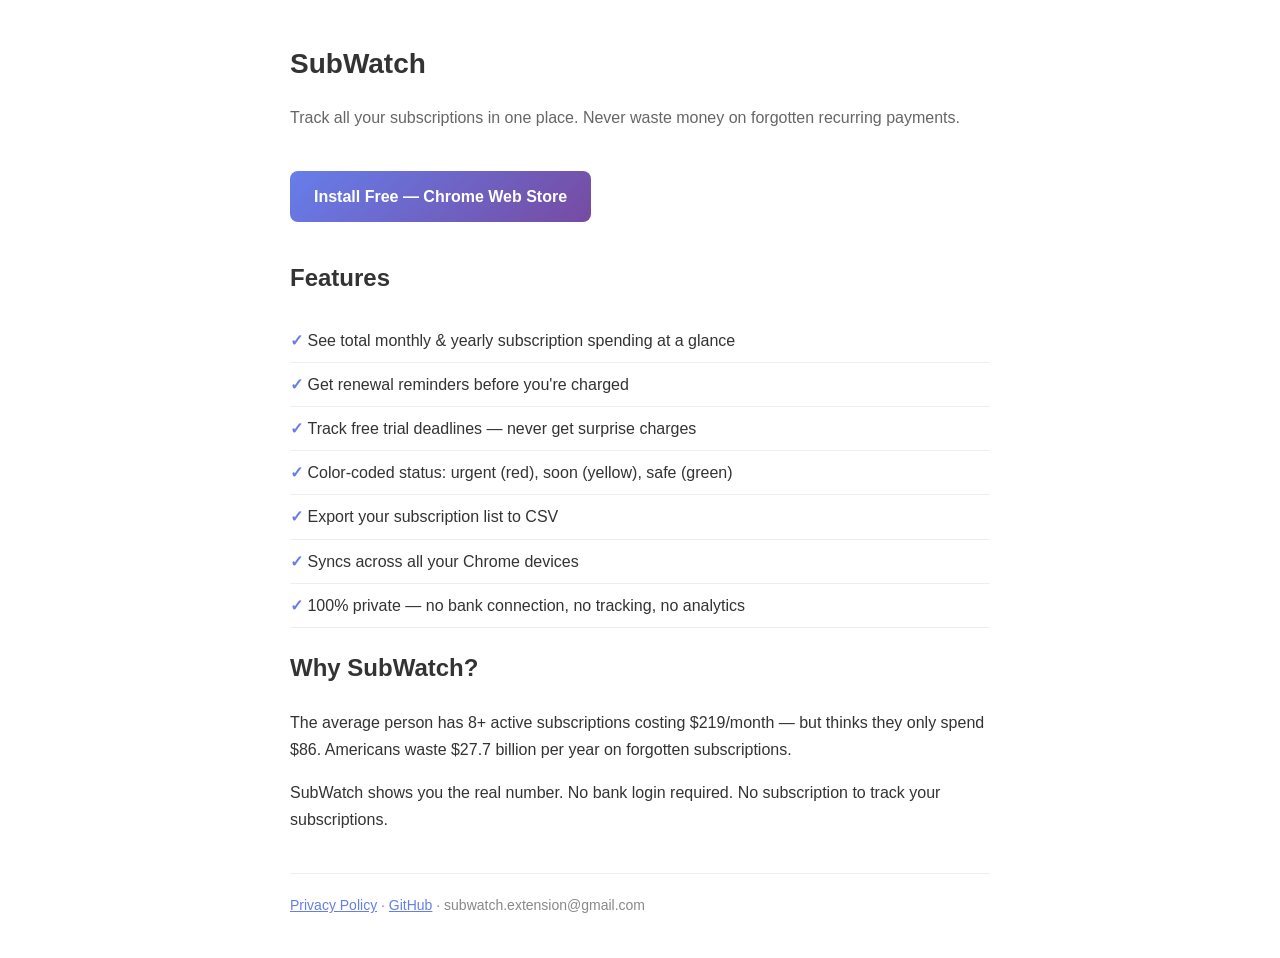
<file: docs/index.html>
<!DOCTYPE html>
<html lang="en">
<head>
  <meta charset="UTF-8">
  <meta name="viewport" content="width=device-width, initial-scale=1.0">
  <title>SubWatch — Subscription Tracker Chrome Extension</title>
  <style>
    body { max-width: 700px; margin: 40px auto; padding: 0 20px; font-family: -apple-system, sans-serif; line-height: 1.7; color: #333; }
    h1 { font-size: 28px; margin-bottom: 4px; }
    .tagline { color: #666; font-size: 16px; margin-bottom: 24px; }
    .cta { display: inline-block; padding: 12px 24px; background: linear-gradient(135deg, #667eea, #764ba2); color: white; text-decoration: none; border-radius: 8px; font-weight: 600; margin: 16px 0; }
    .cta:hover { opacity: 0.9; }
    .features { list-style: none; padding: 0; }
    .features li { padding: 8px 0; border-bottom: 1px solid #eee; }
    .features li::before { content: "✓ "; color: #667eea; font-weight: bold; }
    footer { margin-top: 40px; padding-top: 20px; border-top: 1px solid #eee; font-size: 14px; color: #888; }
    footer a { color: #667eea; }
  </style>
</head>
<body>
  <h1>SubWatch</h1>
  <p class="tagline">Track all your subscriptions in one place. Never waste money on forgotten recurring payments.</p>

  <a class="cta" href="https://chrome.google.com/webstore/detail/subwatch" target="_blank">Install Free — Chrome Web Store</a>

  <h2>Features</h2>
  <ul class="features">
    <li>See total monthly &amp; yearly subscription spending at a glance</li>
    <li>Get renewal reminders before you're charged</li>
    <li>Track free trial deadlines — never get surprise charges</li>
    <li>Color-coded status: urgent (red), soon (yellow), safe (green)</li>
    <li>Export your subscription list to CSV</li>
    <li>Syncs across all your Chrome devices</li>
    <li>100% private — no bank connection, no tracking, no analytics</li>
  </ul>

  <h2>Why SubWatch?</h2>
  <p>The average person has 8+ active subscriptions costing $219/month — but thinks they only spend $86. Americans waste $27.7 billion per year on forgotten subscriptions.</p>
  <p>SubWatch shows you the real number. No bank login required. No subscription to track your subscriptions.</p>

  <footer>
    <a href="privacy.html">Privacy Policy</a> ·
    <a href="https://github.com/ankaibua-spec/subwatch">GitHub</a> ·
    subwatch.extension@gmail.com
  </footer>
</body>
</html>
</file>
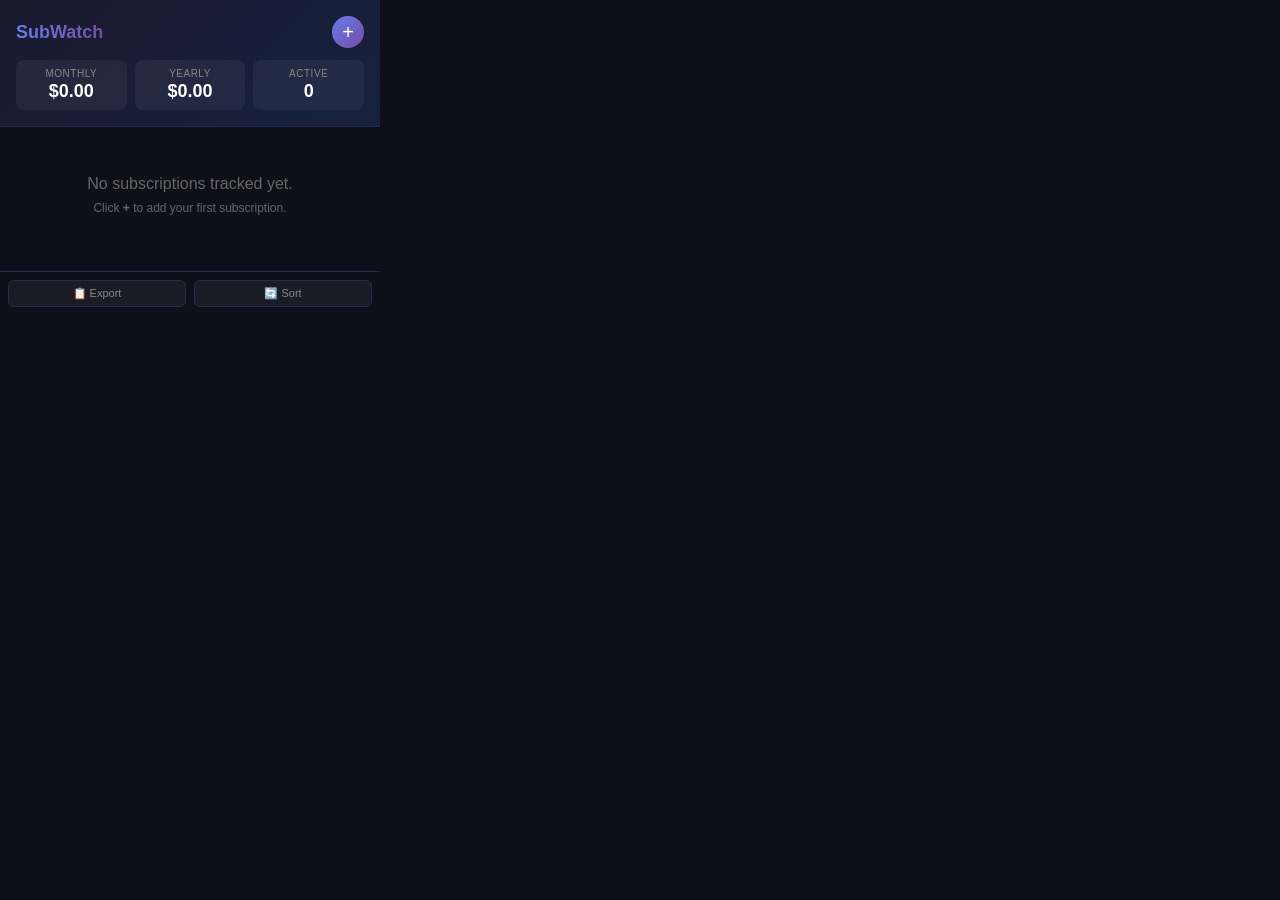
<file: popup.html>
<!DOCTYPE html>
<html lang="en">
<head>
  <meta charset="UTF-8">
  <meta name="viewport" content="width=device-width, initial-scale=1.0">
  <title>SubWatch — Subscription Tracker & Manager | Track Recurring Payments</title>
  <meta name="description" content="Track subscriptions, manage recurring payments, get renewal reminders. Free subscription spending tracker with free trial deadline alerts. No bank login needed.">
  <meta name="keywords" content="subscription tracker, subscription manager, recurring payment tracker, bill reminder, spending tracker, free trial reminder, renewal notification, cancel subscription, money tracker, expense tracker, monthly bills, auto renew, subscription organizer">
  <link rel="stylesheet" href="popup.css">
</head>
<body>
  <div id="app" role="application" aria-label="SubWatch subscription tracker, expense organizer, and recurring payment manager for monthly bills">
    <!-- Subscription spending dashboard header -->
    <header id="header" aria-label="Subscription spending summary dashboard">
      <div class="header-top">
        <h1 title="SubWatch — Track all your subscriptions in one place">SubWatch</h1>
        <button id="btn-add" title="Add new subscription to track recurring payments" aria-label="Add subscription">+</button>
      </div>
      <div class="spending-summary" aria-label="Monthly and yearly subscription cost calculator">
        <div class="spending-card" data-metric="monthly-subscription-cost">
          <span class="spending-label">Monthly</span>
          <span class="spending-amount" id="monthly-total" title="Total monthly subscription spending">$0</span>
        </div>
        <div class="spending-card" data-metric="yearly-subscription-cost">
          <span class="spending-label">Yearly</span>
          <span class="spending-amount" id="yearly-total" title="Total yearly subscription spending">$0</span>
        </div>
        <div class="spending-card" data-metric="active-subscriptions-count">
          <span class="spending-label">Active</span>
          <span class="spending-amount" id="sub-count" title="Number of active subscriptions tracked">0</span>
        </div>
      </div>
    </header>

    <!-- Subscription renewal reminder alert -->
    <div id="renewal-alert" class="renewal-alert hidden" role="alert" aria-label="Upcoming subscription renewal reminder">
      <span class="alert-icon">⚠️</span>
      <span id="renewal-alert-text"></span>
    </div>

    <!-- Subscription list — track Netflix, Spotify, ChatGPT, Adobe, SaaS subscriptions -->
    <div id="sub-list" class="sub-list" role="list" aria-label="Your tracked subscriptions and recurring payments">
      <div id="empty-state" class="empty-state">
        <p>No subscriptions tracked yet.</p>
        <p class="hint">Click <strong>+</strong> to add your first subscription — track Netflix, Spotify, ChatGPT Plus, and more.</p>
      </div>
    </div>

    <!-- Add/Edit subscription form — manage recurring payments -->
    <div id="form-overlay" class="form-overlay hidden" aria-label="Add or edit subscription details">
      <div class="form-container">
        <h2 id="form-title">Add Subscription</h2>
        <form id="sub-form" aria-label="Subscription tracking form">
          <input type="hidden" id="edit-id">

          <label for="sub-name">Name</label>
          <input type="text" id="sub-name" placeholder="Netflix, Spotify, ChatGPT, Adobe, YouTube Premium..." required title="Enter subscription service name">

          <label for="sub-cost">Cost ($)</label>
          <input type="number" id="sub-cost" step="0.01" min="0" placeholder="15.99" required title="Recurring payment amount in dollars">

          <label for="sub-cycle">Billing Cycle</label>
          <select id="sub-cycle" title="How often this subscription renews">
            <option value="monthly">Monthly</option>
            <option value="yearly">Yearly</option>
            <option value="weekly">Weekly</option>
            <option value="quarterly">Quarterly</option>
          </select>

          <label for="sub-date">Next Renewal Date</label>
          <input type="date" id="sub-date" required title="When this subscription renews next">

          <label for="sub-category">Category</label>
          <select id="sub-category" title="Subscription category for spending breakdown">
            <option value="streaming">Streaming (Netflix, Disney+, HBO)</option>
            <option value="music">Music (Spotify, Apple Music, YouTube Music)</option>
            <option value="software">Software / SaaS (ChatGPT, Figma, Adobe, Notion)</option>
            <option value="cloud">Cloud Storage (iCloud, Google One, Dropbox)</option>
            <option value="gaming">Gaming (Xbox, PlayStation, Steam)</option>
            <option value="news">News / Media</option>
            <option value="fitness">Fitness / Health</option>
            <option value="education">Education</option>
            <option value="other">Other</option>
          </select>

          <label for="sub-remind">Remind Before</label>
          <select id="sub-remind" title="Get renewal reminder notification before charge">
            <option value="3">3 days before renewal</option>
            <option value="7">7 days before renewal</option>
            <option value="1">1 day before renewal</option>
            <option value="0">Don't remind</option>
          </select>

          <label class="checkbox-label">
            <input type="checkbox" id="sub-trial" title="Track free trial deadline to avoid unwanted charges">
            This is a free trial
          </label>

          <div class="form-actions">
            <button type="button" id="btn-cancel" class="btn-secondary">Cancel</button>
            <button type="submit" class="btn-primary">Save</button>
          </div>
        </form>
      </div>
    </div>

    <!-- Footer — export subscription data and sort by renewal -->
    <footer aria-label="Subscription management actions">
      <button id="btn-export" class="footer-btn" title="Export subscription list to CSV for budget tracking">📋 Export</button>
      <button id="btn-sort" class="footer-btn" title="Sort subscriptions by upcoming renewal date">🔄 Sort</button>
    </footer>
  </div>

  <script src="popup.js"></script>
</body>
</html>
</file>
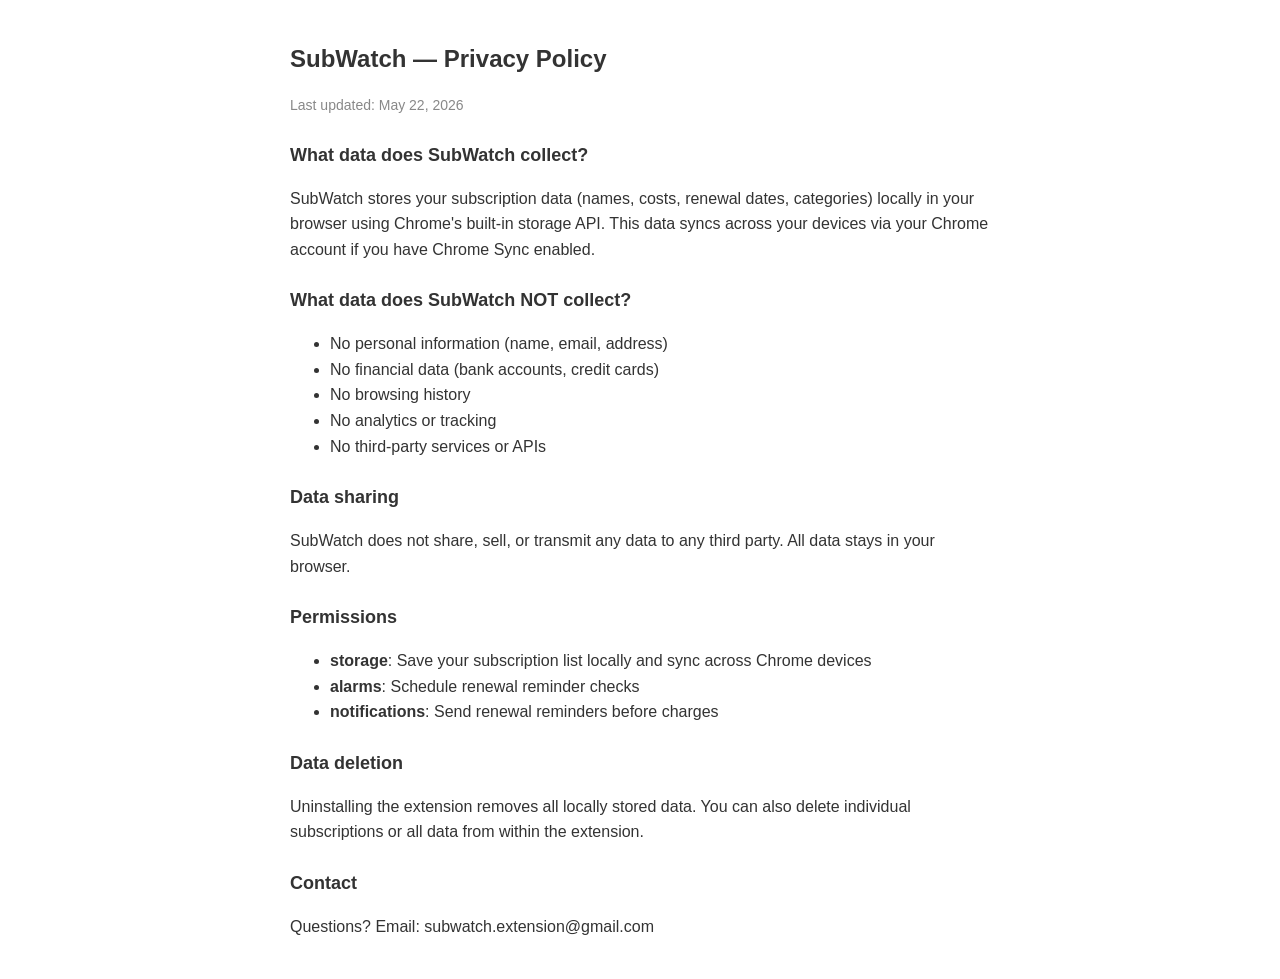
<file: privacy-policy.html>
<!DOCTYPE html>
<html lang="en">
<head>
  <meta charset="UTF-8">
  <meta name="viewport" content="width=device-width, initial-scale=1.0">
  <title>SubWatch Privacy Policy — Subscription Tracker Chrome Extension</title>
  <style>
    body { max-width: 700px; margin: 40px auto; padding: 0 20px; font-family: -apple-system, sans-serif; line-height: 1.6; color: #333; }
    h1 { font-size: 24px; }
    h2 { font-size: 18px; margin-top: 24px; }
    .updated { color: #888; font-size: 14px; }
  </style>
</head>
<body>
  <h1>SubWatch — Privacy Policy</h1>
  <p class="updated">Last updated: May 22, 2026</p>

  <h2>What data does SubWatch collect?</h2>
  <p>SubWatch stores your subscription data (names, costs, renewal dates, categories) locally in your browser using Chrome's built-in storage API. This data syncs across your devices via your Chrome account if you have Chrome Sync enabled.</p>

  <h2>What data does SubWatch NOT collect?</h2>
  <ul>
    <li>No personal information (name, email, address)</li>
    <li>No financial data (bank accounts, credit cards)</li>
    <li>No browsing history</li>
    <li>No analytics or tracking</li>
    <li>No third-party services or APIs</li>
  </ul>

  <h2>Data sharing</h2>
  <p>SubWatch does not share, sell, or transmit any data to any third party. All data stays in your browser.</p>

  <h2>Permissions</h2>
  <ul>
    <li><strong>storage</strong>: Save your subscription list locally and sync across Chrome devices</li>
    <li><strong>alarms</strong>: Schedule renewal reminder checks</li>
    <li><strong>notifications</strong>: Send renewal reminders before charges</li>
  </ul>

  <h2>Data deletion</h2>
  <p>Uninstalling the extension removes all locally stored data. You can also delete individual subscriptions or all data from within the extension.</p>

  <h2>Contact</h2>
  <p>Questions? Email: subwatch.extension@gmail.com</p>
</body>
</html>
</file>
<file: popup.css>
* {
  margin: 0;
  padding: 0;
  box-sizing: border-box;
}

body {
  width: 380px;
  max-height: 520px;
  font-family: -apple-system, BlinkMacSystemFont, 'Segoe UI', Roboto, sans-serif;
  background: #0f0f1a;
  color: #e0e0e0;
  overflow-y: auto;
}

/* Header */
#header {
  background: linear-gradient(135deg, #1a1a2e 0%, #16213e 100%);
  padding: 16px;
  border-bottom: 1px solid #2a2a4a;
}

.header-top {
  display: flex;
  justify-content: space-between;
  align-items: center;
  margin-bottom: 12px;
}

h1 {
  font-size: 18px;
  font-weight: 700;
  background: linear-gradient(90deg, #667eea, #764ba2);
  -webkit-background-clip: text;
  -webkit-text-fill-color: transparent;
}

#btn-add {
  width: 32px;
  height: 32px;
  border-radius: 50%;
  border: none;
  background: linear-gradient(135deg, #667eea, #764ba2);
  color: white;
  font-size: 20px;
  cursor: pointer;
  display: flex;
  align-items: center;
  justify-content: center;
  transition: transform 0.2s;
}

#btn-add:hover {
  transform: scale(1.1);
}

.spending-summary {
  display: flex;
  gap: 8px;
}

.spending-card {
  flex: 1;
  background: rgba(255, 255, 255, 0.05);
  border-radius: 8px;
  padding: 8px;
  text-align: center;
}

.spending-label {
  display: block;
  font-size: 10px;
  color: #888;
  text-transform: uppercase;
  letter-spacing: 0.5px;
}

.spending-amount {
  display: block;
  font-size: 18px;
  font-weight: 700;
  color: #fff;
  margin-top: 2px;
}

/* Renewal alert */
.renewal-alert {
  background: rgba(255, 107, 107, 0.15);
  border-left: 3px solid #ff6b6b;
  padding: 8px 12px;
  font-size: 12px;
  display: flex;
  align-items: center;
  gap: 6px;
}

.renewal-alert.hidden {
  display: none;
}

/* Subscription list */
.sub-list {
  padding: 8px;
  max-height: 300px;
  overflow-y: auto;
}

.sub-item {
  display: flex;
  align-items: center;
  padding: 10px 12px;
  background: rgba(255, 255, 255, 0.03);
  border-radius: 8px;
  margin-bottom: 6px;
  transition: background 0.2s;
  cursor: pointer;
}

.sub-item:hover {
  background: rgba(255, 255, 255, 0.08);
}

.sub-status {
  width: 8px;
  height: 8px;
  border-radius: 50%;
  margin-right: 10px;
  flex-shrink: 0;
}

.status-urgent { background: #ff6b6b; }
.status-soon { background: #ffa726; }
.status-ok { background: #66bb6a; }
.status-trial { background: #42a5f5; animation: pulse 2s infinite; }

@keyframes pulse {
  0%, 100% { opacity: 1; }
  50% { opacity: 0.4; }
}

.sub-info {
  flex: 1;
  min-width: 0;
}

.sub-name {
  font-size: 13px;
  font-weight: 600;
  white-space: nowrap;
  overflow: hidden;
  text-overflow: ellipsis;
}

.sub-name .trial-badge {
  font-size: 9px;
  background: #42a5f5;
  color: #fff;
  padding: 1px 4px;
  border-radius: 3px;
  margin-left: 6px;
  font-weight: 500;
}

.sub-meta {
  font-size: 11px;
  color: #888;
  margin-top: 2px;
}

.sub-cost {
  font-size: 14px;
  font-weight: 700;
  color: #fff;
  margin-left: 8px;
  white-space: nowrap;
}

.sub-actions {
  display: flex;
  gap: 4px;
  margin-left: 8px;
  opacity: 0;
  transition: opacity 0.2s;
}

.sub-item:hover .sub-actions {
  opacity: 1;
}

.sub-actions button {
  width: 24px;
  height: 24px;
  border: none;
  background: rgba(255, 255, 255, 0.1);
  border-radius: 4px;
  color: #888;
  cursor: pointer;
  font-size: 12px;
  display: flex;
  align-items: center;
  justify-content: center;
}

.sub-actions button:hover {
  background: rgba(255, 255, 255, 0.2);
  color: #fff;
}

.sub-actions .btn-delete:hover {
  background: rgba(255, 107, 107, 0.3);
  color: #ff6b6b;
}

/* Empty state */
.empty-state {
  text-align: center;
  padding: 40px 20px;
  color: #666;
}

.empty-state p {
  margin-bottom: 8px;
}

.empty-state .hint {
  font-size: 12px;
}

/* Form overlay */
.form-overlay {
  position: fixed;
  top: 0;
  left: 0;
  right: 0;
  bottom: 0;
  background: rgba(0, 0, 0, 0.7);
  display: flex;
  align-items: center;
  justify-content: center;
  z-index: 100;
}

.form-overlay.hidden {
  display: none;
}

.form-container {
  background: #1a1a2e;
  border-radius: 12px;
  padding: 20px;
  width: 340px;
  max-height: 480px;
  overflow-y: auto;
  border: 1px solid #2a2a4a;
}

.form-container h2 {
  font-size: 16px;
  margin-bottom: 16px;
  color: #fff;
}

label {
  display: block;
  font-size: 11px;
  color: #888;
  margin-bottom: 4px;
  margin-top: 10px;
  text-transform: uppercase;
  letter-spacing: 0.5px;
}

input[type="text"],
input[type="number"],
input[type="date"],
select {
  width: 100%;
  padding: 8px 10px;
  background: rgba(255, 255, 255, 0.05);
  border: 1px solid #2a2a4a;
  border-radius: 6px;
  color: #e0e0e0;
  font-size: 13px;
  outline: none;
  transition: border-color 0.2s;
}

input:focus, select:focus {
  border-color: #667eea;
}

.checkbox-label {
  display: flex;
  align-items: center;
  gap: 8px;
  margin-top: 12px;
  font-size: 13px;
  color: #e0e0e0;
  cursor: pointer;
  text-transform: none;
  letter-spacing: 0;
}

.checkbox-label input[type="checkbox"] {
  width: 16px;
  height: 16px;
  accent-color: #667eea;
}

.form-actions {
  display: flex;
  gap: 8px;
  margin-top: 16px;
}

.btn-primary, .btn-secondary {
  flex: 1;
  padding: 10px;
  border: none;
  border-radius: 6px;
  font-size: 13px;
  font-weight: 600;
  cursor: pointer;
  transition: opacity 0.2s;
}

.btn-primary {
  background: linear-gradient(135deg, #667eea, #764ba2);
  color: white;
}

.btn-secondary {
  background: rgba(255, 255, 255, 0.1);
  color: #888;
}

.btn-primary:hover, .btn-secondary:hover {
  opacity: 0.85;
}

/* Footer */
footer {
  display: flex;
  gap: 8px;
  padding: 8px;
  border-top: 1px solid #2a2a4a;
}

.footer-btn {
  flex: 1;
  padding: 6px;
  background: rgba(255, 255, 255, 0.05);
  border: 1px solid #2a2a4a;
  border-radius: 6px;
  color: #888;
  font-size: 11px;
  cursor: pointer;
  transition: all 0.2s;
}

.footer-btn:hover {
  background: rgba(255, 255, 255, 0.1);
  color: #fff;
}

/* Scrollbar */
::-webkit-scrollbar {
  width: 4px;
}

::-webkit-scrollbar-track {
  background: transparent;
}

::-webkit-scrollbar-thumb {
  background: #2a2a4a;
  border-radius: 2px;
}
</file>
